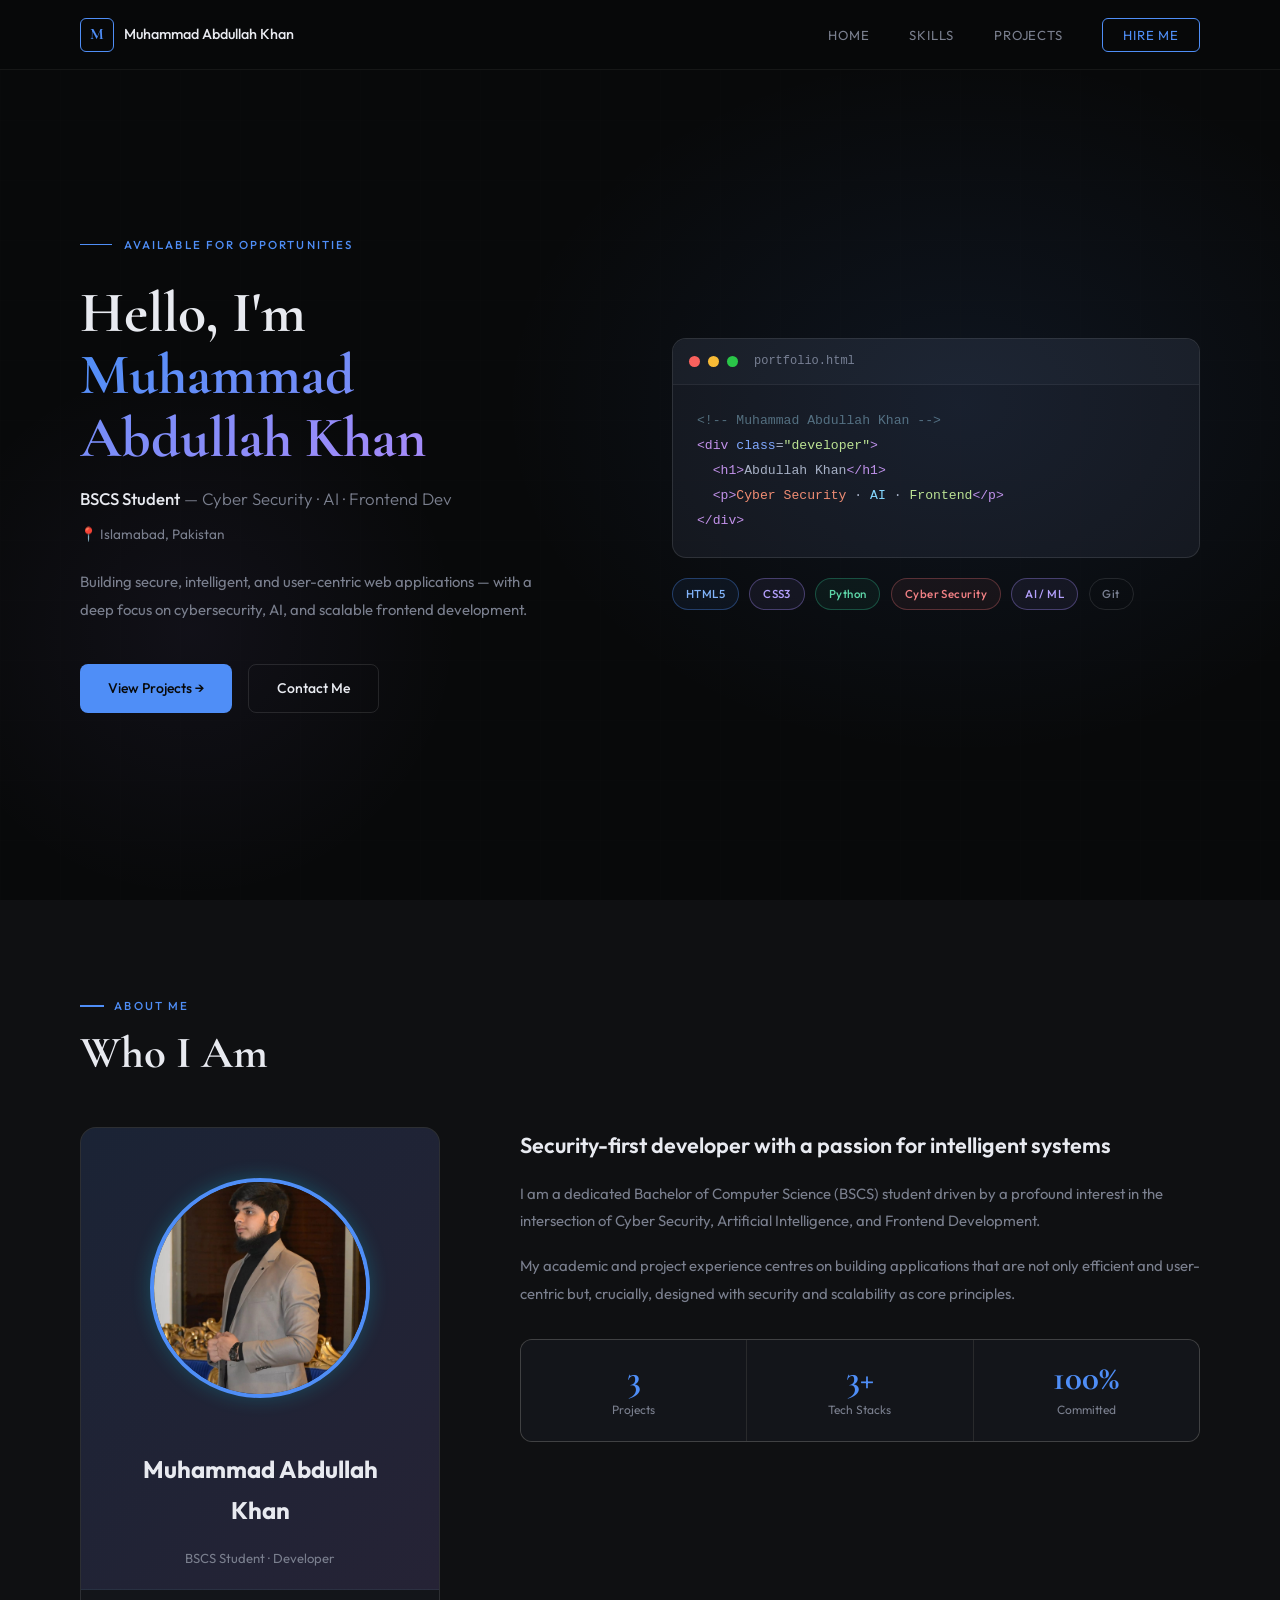
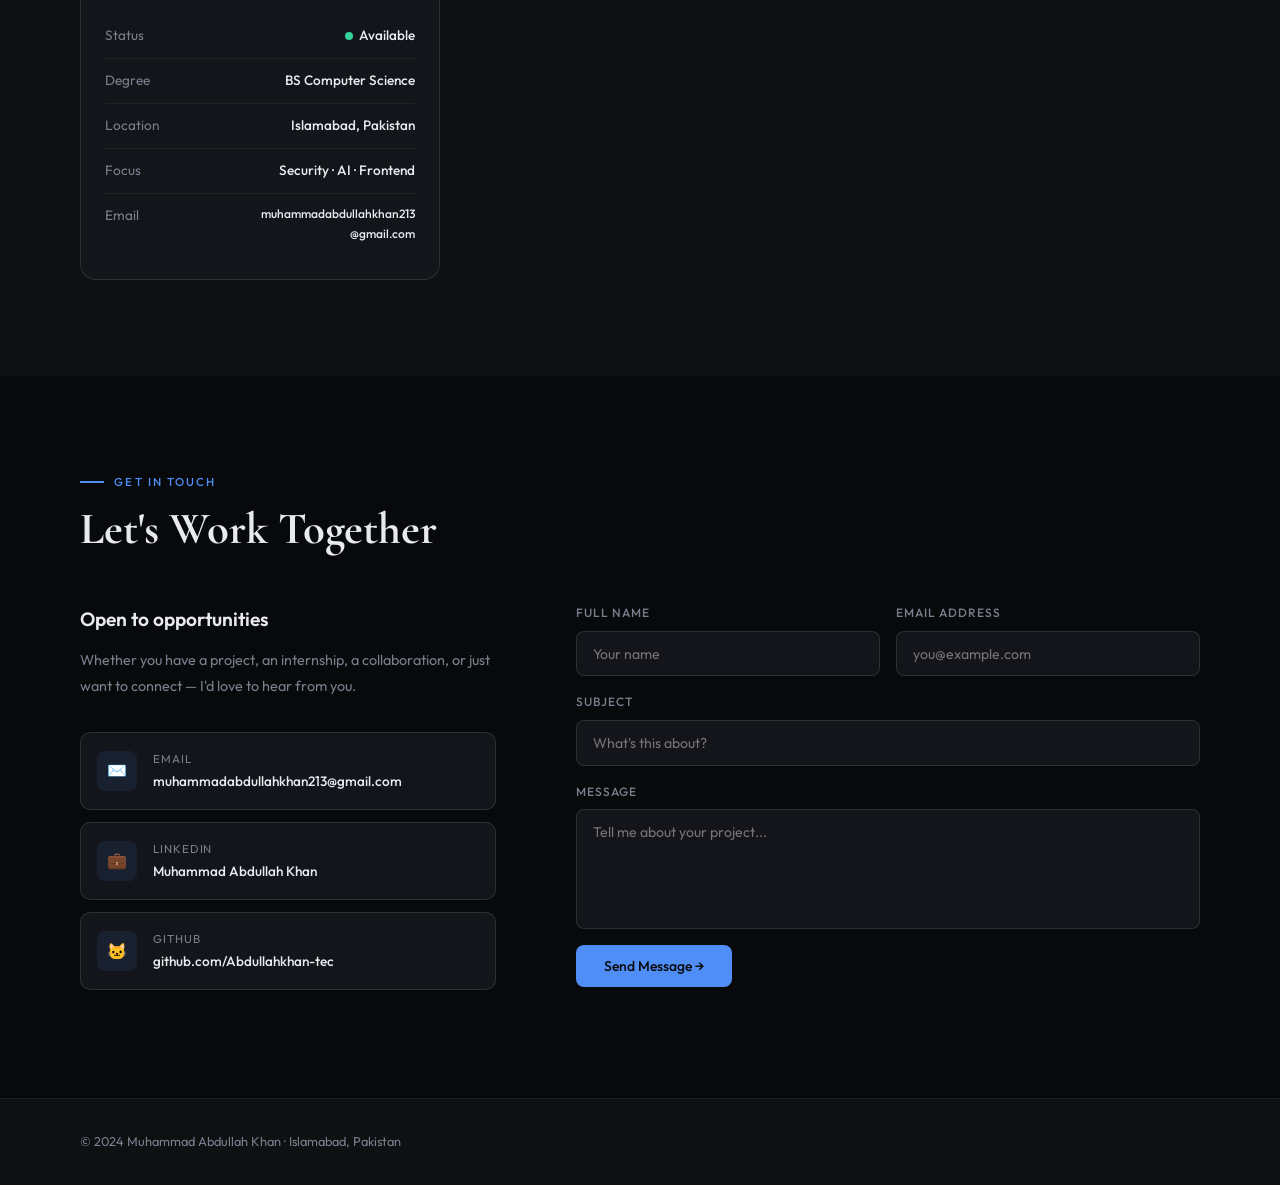
<file: index.html>
<!DOCTYPE html>
<html lang="en">
<head>
  <meta charset="UTF-8">
  <meta name="viewport" content="width=device-width, initial-scale=1.0">
  <title>Muhammad Abdullah Khan — Portfolio</title>
  <link href="https://fonts.googleapis.com/css2?family=Cormorant+Garamond:wght@400;600;700&family=Outfit:wght@300;400;500;600&display=swap" rel="stylesheet">
  <link rel="stylesheet" href="style.css">
  <style>
    /* LARGE AVATAR STYLING */
    .avatar {
      width: 220px; /* Much larger size */
      height: 220px; /* Much larger size */
      border-radius: 50%;
      background: #1a1c21;
      border: 4px solid var(--accent);
      box-shadow: 0 0 20px rgba(0, 242, 255, 0.2); /* Subtle glow effect */
      overflow: hidden;
      display: flex;
      align-items: center;
      justify-content: center;
      margin: 10px auto 25px auto;
      transition: transform 0.3s ease;
    }
    
    .avatar:hover {
      transform: scale(1.05); /* Slight zoom on hover */
    }

    .avatar img {
      width: 100%;
      height: 100%;
      object-fit: cover;
      display: block;
    }

    .about-top {
      display: flex;
      flex-direction: column;
      align-items: center;
      text-align: center;
      padding-bottom: 20px;
    }

    .a-name {
      font-size: 1.5rem;
      font-weight: 700;
      margin-top: 10px;
    }
  </style>
</head>
<body>
<nav>
  <a href="index.html" class="nav-brand"><div class="nav-mono">M</div><span class="nav-name">Muhammad Abdullah Khan</span></a>
  <ul class="nav-links">
    <li><a href="index.html">Home</a></li>
    <li><a href="skills.html">Skills</a></li>
    <li><a href="projects.html">Projects</a></li>
    <li><a href="#contact" class="nav-cta">Hire Me</a></li>
  </ul>
</nav>

<section id="hero">
  <div class="hero-glow"></div><div class="hero-grid"></div>
  <div class="hero-left">
    <div class="hero-eyebrow"><div class="ey-line"></div><span class="ey-text">Available for opportunities</span></div>
    <h1 class="hero-title">Hello, I'm<br><span class="name-hl">Muhammad<br>Abdullah Khan</span></h1>
    <p class="hero-role"><strong>BSCS Student</strong> — Cyber Security · AI · Frontend Dev</p>
    <p class="hero-loc">📍 Islamabad, Pakistan</p>
    <p class="hero-desc">Building secure, intelligent, and user-centric web applications — with a deep focus on cybersecurity, AI, and scalable frontend development.</p>
    <div class="hero-actions">
      <a href="projects.html" class="btn btn-fill">View Projects →</a>
      <a href="#contact" class="btn btn-ghost">Contact Me</a>
    </div>
  </div>
  <div class="hero-right">
    <div class="code-card">
      <div class="code-bar"><div class="dot dr"></div><div class="dot dy"></div><div class="dot dg"></div><span class="code-fn">portfolio.html</span></div>
      <div class="code-body">
        <span class="cc">&lt;!-- Muhammad Abdullah Khan --&gt;</span><br>
        <span class="cp">&lt;div</span> <span class="cb">class</span>=<span class="cg">"developer"</span><span class="cp">&gt;</span><br>
        &nbsp;&nbsp;<span class="cp">&lt;h1&gt;</span>Abdullah Khan<span class="cp">&lt;/h1&gt;</span><br>
        &nbsp;&nbsp;<span class="cp">&lt;p&gt;</span><span class="co">Cyber Security</span> · <span class="ct">AI</span> · <span class="cg">Frontend</span><span class="cp">&lt;/p&gt;</span><br>
        <span class="cp">&lt;/div&gt;</span>
      </div>
    </div>
    <div class="hero-badges">
      <span class="badge b-blue">HTML5</span><span class="badge b-purple">CSS3</span><span class="badge b-green">Python</span><span class="badge b-red">Cyber Security</span><span class="badge b-purple">AI / ML</span><span class="badge">Git</span>
    </div>
  </div>
</section>

<section id="about">
  <div class="s-label reveal"><div class="s-line"></div><span class="s-text">About Me</span></div>
  <h2 class="s-title reveal">Who I Am</h2>
  <div class="about-wrap">
    <div class="about-card reveal">
      <div class="about-top">
        <div class="avatar">
          <img src="abdullah.jpg.jpeg" alt="Muhammad Abdullah Khan Profile">
        </div>
        <div class="a-name">Muhammad Abdullah Khan</div>
        <div class="a-role">BSCS Student · Developer</div>
      </div>
      <div class="about-rows">
        <div class="a-row"><span class="a-lbl">Status</span><span class="a-val"><span class="dot-green"></span>Available</span></div>
        <div class="a-row"><span class="a-lbl">Degree</span><span class="a-val">BS Computer Science</span></div>
        <div class="a-row"><span class="a-lbl">Location</span><span class="a-val">Islamabad, Pakistan</span></div>
        <div class="a-row"><span class="a-lbl">Focus</span><span class="a-val">Security · AI · Frontend</span></div>
        <div class="a-row"><span class="a-lbl">Email</span><span class="a-val" style="font-size:0.75rem;">muhammadabdullahkhan213<br>@gmail.com</span></div>
      </div>
    </div>
    <div class="about-text reveal">
      <h3>Security-first developer with a passion for intelligent systems</h3>
      <p>I am a dedicated Bachelor of Computer Science (BSCS) student driven by a profound interest in the intersection of Cyber Security, Artificial Intelligence, and Frontend Development.</p>
      <p>My academic and project experience centres on building applications that are not only efficient and user-centric but, crucially, designed with security and scalability as core principles.</p>
      <div class="stats-grid">
        <div class="stat-box"><div class="stat-num">3</div><div class="stat-lbl">Projects</div></div>
        <div class="stat-box"><div class="stat-num">3+</div><div class="stat-lbl">Tech Stacks</div></div>
        <div class="stat-box"><div class="stat-num">100%</div><div class="stat-lbl">Committed</div></div>
      </div>
    </div>
  </div>
</section>

<section id="contact">
  <div class="s-label reveal"><div class="s-line"></div><span class="s-text">Get In Touch</span></div>
  <h2 class="s-title reveal">Let's Work Together</h2>
  <div class="contact-grid">
    <div class="ci reveal">
      <h3>Open to opportunities</h3>
      <p>Whether you have a project, an internship, a collaboration, or just want to connect — I'd love to hear from you.</p>
      <a href="mailto:muhammadabdullahkhan213@gmail.com" class="c-method">
        <div class="c-icon">✉️</div>
        <div><div class="c-lbl">Email</div><div class="c-val">muhammadabdullahkhan213@gmail.com</div></div>
      </a>
      <a href="https://www.linkedin.com/in/muhammad-abdullah-khan-6a12a637a/" target="_blank" class="c-method">
        <div class="c-icon">💼</div>
        <div><div class="c-lbl">LinkedIn</div><div class="c-val">Muhammad Abdullah Khan</div></div>
      </a>
      <a href="https://github.com/Abdullahkhan-tec" target="_blank" class="c-method">
        <div class="c-icon">🐱</div>
        <div><div class="c-lbl">GitHub</div><div class="c-val">github.com/Abdullahkhan-tec</div></div>
      </a>
    </div>

    <form class="reveal" action="send_email.php" method="POST">
      <div class="form-row2">
        <div class="fg">
          <label for="fn">Full Name</label>
          <input type="text" id="fn" name="name" placeholder="Your name" required/>
        </div>
        <div class="fg">
          <label for="fe">Email Address</label>
          <input type="email" id="fe" name="email" placeholder="you@example.com" required/>
        </div>
      </div>
      <div class="fg">
        <label for="fs">Subject</label>
        <input type="text" id="fs" name="subject" placeholder="What's this about?"/>
      </div>
      <div class="fg">
        <label for="fm">Message</label>
        <textarea id="fm" name="message" placeholder="Tell me about your project..." required></textarea>
      </div>
      <button type="submit" class="btn btn-fill" id="sbtn">Send Message →</button>
    </form>
  </div>
</section>

<footer><span>© 2024 Muhammad Abdullah Khan · Islamabad, Pakistan</span></footer>
<script src="script.js"></script>
</body>
</html>
</file>
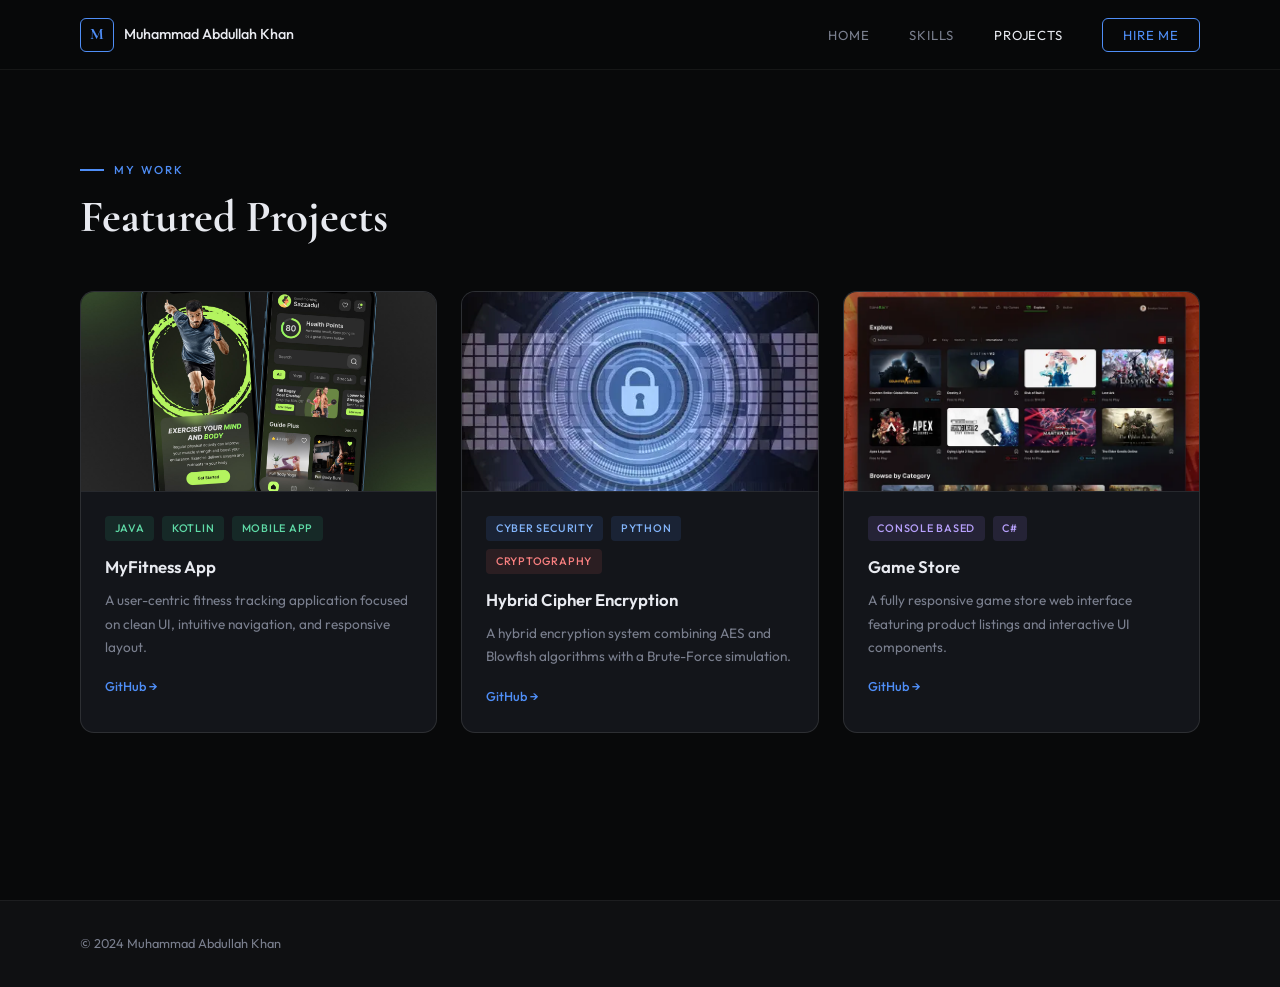
<file: projects.html>
<!DOCTYPE html>
<html lang="en">
<head>
  <meta charset="UTF-8">
  <meta name="viewport" content="width=device-width, initial-scale=1.0">
  <title>Projects — Abdullah Khan</title>
  <link href="https://fonts.googleapis.com/css2?family=Cormorant+Garamond:wght@400;600;700&family=Outfit:wght@300;400;500;600&display=swap" rel="stylesheet">
  <link rel="stylesheet" href="style.css">
  <style>
    /* These styles ensure the image container is a perfect, consistent size */
    .proj-thumb {
      width: 100%;
      height: 200px; /* Fixed height for all project images */
      background-color: #1a1c21; /* Dark placeholder if image fails */
      overflow: hidden;
      display: flex;
      align-items: center;
      justify-content: center;
    }
    .proj-thumb img {
      width: 100%;
      height: 100%;
      object-fit: cover; /* This prevents the image from stretching */
    }
  </style>
</head>
<body>
<nav>
  <a href="index.html" class="nav-brand"><div class="nav-mono">M</div><span class="nav-name">Muhammad Abdullah Khan</span></a>
  <ul class="nav-links">
    <li><a href="index.html">Home</a></li>
    <li><a href="skills.html">Skills</a></li>
    <li><a href="projects.html" style="color:var(--text)">Projects</a></li>
    <li><a href="index.html#contact" class="nav-cta">Hire Me</a></li>
  </ul>
</nav>

<section class="subpage-view">
  <div class="s-label reveal"><div class="s-line"></div><span class="s-text">My Work</span></div>
  <h2 class="s-title reveal">Featured Projects</h2>
  <div class="proj-grid">
    
    <div class="proj-card reveal">
      <div class="proj-thumb">
        <img src="a94a23160307447.63b27b4bb6f94.jpg" alt="MyFitness App">
      </div>
      <div class="proj-body">
        <div class="proj-tags">
          <span class="ptag pt-green">Java</span>
          <span class="ptag pt-green">Kotlin</span>
          <span class="ptag pt-green">Mobile App</span>
        </div>
        <h3 class="proj-title">MyFitness App</h3>
        <p class="proj-desc">A user-centric fitness tracking application focused on clean UI, intuitive navigation, and responsive layout.</p>
        <div class="proj-links">
          <a href="https://github.com/Abdullahkhan-tec/MyFitnessApp-Project" target="_blank" class="proj-link">GitHub →</a>
        </div>
      </div>
    </div>

    <div class="proj-card reveal">
      <div class="proj-thumb">
        <img src="OIP.jpeg" alt="Hybrid Cipher Encryption">
      </div>
      <div class="proj-body">
        <div class="proj-tags">
          <span class="ptag pt-blue">Cyber Security</span>
          <span class="ptag pt-blue">Python</span>
          <span class="ptag pt-red">Cryptography</span>
        </div>
        <h3 class="proj-title">Hybrid Cipher Encryption</h3>
        <p class="proj-desc">A hybrid encryption system combining AES and Blowfish algorithms with a Brute-Force simulation.</p>
        <div class="proj-links">
          <a href="https://github.com/Abdullahkhan-tec/Hybrid-Cipher-Encryption-Technique-with-AES-Blowfish-and-Brute-Force-Attack" target="_blank" class="proj-link">GitHub →</a>
        </div>
      </div>
    </div>

    <div class="proj-card reveal">
      <div class="proj-thumb">
        <img src="original-3f4d585b52e9607505ef1e02c1a5a251.jpg" alt="Game Store">
      </div>
      <div class="proj-body">
        <div class="proj-tags">
          <span class="ptag pt-purple">Console Based</span>
          <span class="ptag pt-purple">C#</span>
        </div>
        <h3 class="proj-title">Game Store</h3>
        <p class="proj-desc">A fully responsive game store web interface featuring product listings and interactive UI components.</p>
        <div class="proj-links">
          <a href="https://github.com/Abdullahkhan-tec/Game-Store" target="_blank" class="proj-link">GitHub →</a>
        </div>
      </div>
    </div>

  </div>
</section>

<footer><span>© 2024 Muhammad Abdullah Khan</span></footer>
<script src="script.js"></script>
</body>
</html>
</file>
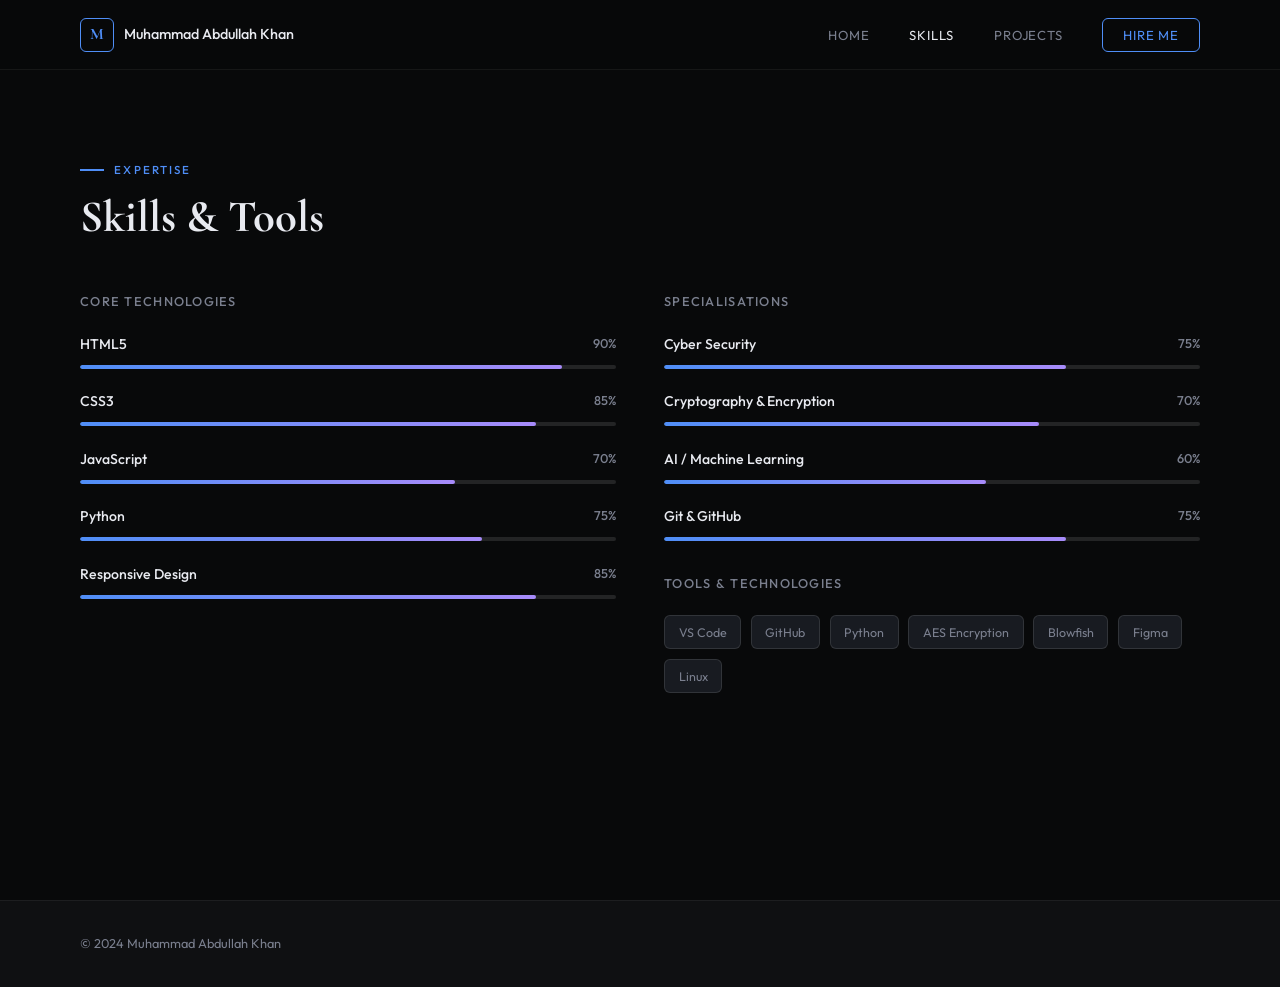
<file: skills.html>
<!DOCTYPE html>
<html lang="en">
<head>
  <meta charset="UTF-8"><meta name="viewport" content="width=device-width, initial-scale=1.0">
  <title>Expertise — Abdullah Khan</title>
  <link href="https://fonts.googleapis.com/css2?family=Cormorant+Garamond:wght@400;600;700&family=Outfit:wght@300;400;500;600&display=swap" rel="stylesheet">
  <link rel="stylesheet" href="style.css">
</head>
<body>
<nav>
  <a href="index.html" class="nav-brand"><div class="nav-mono">M</div><span class="nav-name">Muhammad Abdullah Khan</span></a>
  <ul class="nav-links">
    <li><a href="index.html">Home</a></li>
    <li><a href="skills.html" style="color:var(--text)">Skills</a></li>
    <li><a href="projects.html">Projects</a></li>
    <li><a href="index.html#contact" class="nav-cta">Hire Me</a></li>
  </ul>
</nav>

<section class="subpage-view">
  <div class="s-label reveal"><div class="s-line"></div><span class="s-text">Expertise</span></div>
  <h2 class="s-title reveal">Skills & Tools</h2>
  <div class="skills-layout">
    <div class="reveal">
      <p class="sg-title">Core Technologies</p>
      <div class="sk-item"><div class="sk-hdr"><span>HTML5</span><span class="sk-pct">90%</span></div><div class="bar-bg"><div class="bar-fill" style="width:90%"></div></div></div>
      <div class="sk-item"><div class="sk-hdr"><span>CSS3</span><span class="sk-pct">85%</span></div><div class="bar-bg"><div class="bar-fill" style="width:85%"></div></div></div>
      <div class="sk-item"><div class="sk-hdr"><span>JavaScript</span><span class="sk-pct">70%</span></div><div class="bar-bg"><div class="bar-fill" style="width:70%"></div></div></div>
      <div class="sk-item"><div class="sk-hdr"><span>Python</span><span class="sk-pct">75%</span></div><div class="bar-bg"><div class="bar-fill" style="width:75%"></div></div></div>
      <div class="sk-item"><div class="sk-hdr"><span>Responsive Design</span><span class="sk-pct">85%</span></div><div class="bar-bg"><div class="bar-fill" style="width:85%"></div></div></div>
    </div>
    <div class="reveal">
      <p class="sg-title">Specialisations</p>
      <div class="sk-item"><div class="sk-hdr"><span>Cyber Security</span><span class="sk-pct">75%</span></div><div class="bar-bg"><div class="bar-fill" style="width:75%"></div></div></div>
      <div class="sk-item"><div class="sk-hdr"><span>Cryptography & Encryption</span><span class="sk-pct">70%</span></div><div class="bar-bg"><div class="bar-fill" style="width:70%"></div></div></div>
      <div class="sk-item"><div class="sk-hdr"><span>AI / Machine Learning</span><span class="sk-pct">60%</span></div><div class="bar-bg"><div class="bar-fill" style="width:60%"></div></div></div>
      <div class="sk-item"><div class="sk-hdr"><span>Git & GitHub</span><span class="sk-pct">75%</span></div><div class="bar-bg"><div class="bar-fill" style="width:75%"></div></div></div>
      <div style="margin-top:2rem;">
        <p class="sg-title">Tools & Technologies</p>
        <div class="chips">
          <span class="chip">VS Code</span><span class="chip">GitHub</span><span class="chip">Python</span><span class="chip">AES Encryption</span><span class="chip">Blowfish</span><span class="chip">Figma</span><span class="chip">Linux</span>
        </div>
      </div>
    </div>
  </div>
</section>

<footer><span>© 2024 Muhammad Abdullah Khan</span></footer>
<script src="script.js"></script>
</body>
</html>
</file>
<file: style.css>
*, *::before, *::after { box-sizing: border-box; margin: 0; padding: 0; }
:root {
  --bg: #08090a;
  --surface: #0f1012;
  --card: #13151a;
  --card2: #181b21;
  --accent: #4f8ef7;
  --accent2: #a78bfa;
  --text: #e8eaf0;
  --muted: #7a7f8e;
  --border: rgba(255,255,255,0.06);
  --border2: rgba(255,255,255,0.11);
  --ff-serif:'Cormorant Garamond', Georgia, serif;
  --ff-body: 'Outfit', sans-serif;
}
html { scroll-behavior: smooth; }
body { background:var(--bg); color:var(--text); font-family:var(--ff-body); font-size:16px; line-height:1.7; overflow-x:hidden; }

/* NAV */
nav {
  position:fixed; top:0; left:0; right:0; z-index:200;
  display:flex; justify-content:space-between; align-items:center;
  padding:1.1rem 5rem;
  background:rgba(8,9,10,0.92);
  backdrop-filter:blur(16px);
  border-bottom:1px solid var(--border);
}
.nav-brand { display:flex; align-items:center; gap:0.65rem; text-decoration:none; }
.nav-mono {
  width:34px; height:34px; border:1.5px solid var(--accent); border-radius:6px;
  display:flex; align-items:center; justify-content:center;
  font-family:var(--ff-serif); font-size:1rem; font-weight:700; color:var(--accent);
}
.nav-name { font-size:0.9rem; font-weight:500; color:var(--text); }
.nav-links { display:flex; align-items:center; gap:2.5rem; list-style:none; }
.nav-links a { color:var(--muted); text-decoration:none; font-size:0.82rem; font-weight:400; letter-spacing:0.06em; text-transform:uppercase; transition:color 0.2s; }
.nav-links a:hover { color:var(--text); }
.nav-cta { padding:0.5rem 1.25rem; border:1px solid var(--accent); border-radius:6px; color:var(--accent) !important; transition:background 0.2s, color 0.2s !important; }
.nav-cta:hover { background:var(--accent); color:#08090a !important; }

/* HERO */
#hero {
  min-height:100vh;
  display:grid; grid-template-columns:1fr 1fr; align-items:center;
  padding:7rem 5rem 4rem; gap:4rem; position:relative; overflow:hidden;
}
.hero-glow {
  position:absolute; inset:0; pointer-events:none;
  background: radial-gradient(ellipse 55% 60% at 75% 45%, rgba(79,142,247,0.09) 0%, transparent 65%),
              radial-gradient(ellipse 35% 50% at 15% 70%, rgba(167,139,250,0.06) 0%, transparent 60%);
}
.hero-grid {
  position:absolute; inset:0; pointer-events:none; opacity:0.035;
  background-image:linear-gradient(var(--border2) 1px, transparent 1px), linear-gradient(90deg, var(--border2) 1px, transparent 1px);
  background-size:60px 60px;
}
.hero-left { position:relative; z-index:1; }
.hero-eyebrow { display:flex; align-items:center; gap:0.75rem; margin-bottom:1.75rem; }
.ey-line { width:32px; height:1.5px; background:var(--accent); }
.ey-text { font-size:0.72rem; letter-spacing:0.18em; text-transform:uppercase; color:var(--accent); font-weight:500; }
h1.hero-title { font-family:var(--ff-serif); font-size:clamp(2.8rem,4.5vw,4.8rem); font-weight:700; line-height:1.08; }
.name-hl {
  background:linear-gradient(135deg, var(--accent) 0%, var(--accent2) 100%);
  -webkit-background-clip:text; -webkit-text-fill-color:transparent; background-clip:text;
}
.hero-role { margin-top:1rem; font-size:1.05rem; font-weight:300; color:var(--muted); }
.hero-role strong { color:var(--text); font-weight:500; }
.hero-loc { display:flex; align-items:center; gap:0.4rem; margin-top:0.6rem; font-size:0.85rem; color:var(--muted); }
.hero-desc { margin-top:1.4rem; max-width:460px; color:var(--muted); font-size:0.93rem; line-height:1.85; }
.hero-actions { margin-top:2.5rem; display:flex; gap:1rem; flex-wrap:wrap; }
.btn { display:inline-flex; align-items:center; gap:0.5rem; padding:0.75rem 1.75rem; border-radius:8px; font-family:var(--ff-body); font-size:0.875rem; font-weight:500; text-decoration:none; cursor:pointer; transition:all 0.22s; border:none; }
.btn-fill { background:var(--accent); color:#08090a; }
.btn-fill:hover { background:#6fa2f9; transform:translateY(-2px); box-shadow:0 8px 24px rgba(79,142,247,0.25); }
.btn-ghost { background:transparent; color:var(--text); border:1px solid var(--border2); }
.btn-ghost:hover { border-color:var(--accent); color:var(--accent); transform:translateY(-2px); }

/* SECTIONS (Common) */
section { padding:6rem 5rem; }
.subpage-view { min-height: 100vh; padding: 10rem 5rem 6rem; }
.s-label { display:flex; align-items:center; gap:0.65rem; margin-bottom:0.75rem; }
.s-line { width:24px; height:1.5px; background:var(--accent); }
.s-text { font-size:0.72rem; letter-spacing:0.18em; text-transform:uppercase; color:var(--accent); font-weight:500; }
.s-title { font-family:var(--ff-serif); font-size:clamp(2rem,3.5vw,2.8rem); font-weight:700; line-height:1.15; margin-bottom:3rem; }

/* CODE CARD */
.code-card { background:var(--card); border:1px solid var(--border2); border-radius:14px; overflow:hidden; }
.code-bar { background:var(--card2); padding:0.75rem 1rem; display:flex; align-items:center; gap:0.5rem; border-bottom:1px solid var(--border); }
.dot { width:11px; height:11px; border-radius:50%; }
.dr{background:#ff5f57;} .dy{background:#ffbd2e;} .dg{background:#28c840;}
.code-fn { margin-left:0.5rem; font-size:0.75rem; color:var(--muted); font-family:'Courier New',monospace; }
.code-body { padding:1.5rem; font-family:'Courier New',monospace; font-size:0.82rem; line-height:1.9; color:#abb2c2; }
.cp{color:#c792ea;} .cb{color:#82aaff;} .cg{color:#c3e88d;} .co{color:#f78c6c;} .ct{color:#89ddff;} .cc{color:#546e7a;}
.hero-badges { margin-top:1.25rem; display:flex; gap:0.65rem; flex-wrap:wrap; }
.badge { padding:0.3rem 0.8rem; border-radius:100px; font-size:0.72rem; font-weight:500; letter-spacing:0.04em; border:1px solid var(--border2); color:var(--muted); }
.b-blue  {border-color:rgba(79,142,247,0.35);color:#82b4fa;background:rgba(79,142,247,0.07);}
.b-purple{border-color:rgba(167,139,250,0.35);color:#b8a1fd;background:rgba(167,139,250,0.07);}
.b-green {border-color:rgba(52,211,153,0.3);color:#5fdba7;background:rgba(52,211,153,0.06);}
.b-red   {border-color:rgba(248,113,113,0.3);color:#f98080;background:rgba(248,113,113,0.06);}

/* ABOUT */
#about { background:var(--surface); }
.about-wrap { display:grid; grid-template-columns:360px 1fr; gap:5rem; align-items:start; }
.about-card { background:var(--card); border:1px solid var(--border2); border-radius:16px; overflow:hidden; }
.about-top {
  background:linear-gradient(135deg, rgba(79,142,247,0.12) 0%, rgba(167,139,250,0.12) 100%);
  padding:2.5rem; display:flex; flex-direction:column; align-items:center; gap:1rem;
  border-bottom:1px solid var(--border);
}
.avatar {
  width:96px; height:96px; border-radius:50%;
  background:linear-gradient(135deg, var(--accent) 0%, var(--accent2) 100%);
  display:flex; align-items:center; justify-content:center;
  font-family:var(--ff-serif); font-size:2rem; font-weight:700; color:#08090a;
  border:3px solid rgba(255,255,255,0.1);
}
.a-name { font-size:1.1rem; font-weight:600; text-align:center; }
.a-role { font-size:0.82rem; color:var(--muted); text-align:center; }
.about-rows { padding:1.5rem; }
.a-row { display:flex; justify-content:space-between; padding:0.65rem 0; border-bottom:1px solid var(--border); font-size:0.85rem; }
.a-row:last-child { border-bottom:none; }
.a-lbl { color:var(--muted); } .a-val { color:var(--text); font-weight:500; text-align:right; }
.dot-green { display:inline-block; width:8px; height:8px; border-radius:50%; background:#34d399; margin-right:6px; animation:blink 2s infinite; }
@keyframes blink { 0%,100%{opacity:1;} 50%{opacity:0.35;} }
.about-text h3 { font-size:1.35rem; font-weight:600; margin-bottom:1rem; }
.about-text p { color:var(--muted); font-size:0.93rem; margin-bottom:1.1rem; line-height:1.85; }
.stats-grid { display:grid; grid-template-columns:repeat(3,1fr); gap:1px; background:var(--border2); border:1px solid var(--border2); border-radius:12px; overflow:hidden; margin-top:2rem; }
.stat-box { background:var(--card); padding:1.25rem 1rem; text-align:center; }
.stat-num { font-family:var(--ff-serif); font-size:2.2rem; font-weight:700; color:var(--accent); line-height:1; }
.stat-lbl { font-size:0.75rem; color:var(--muted); margin-top:0.3rem; }

/* SKILLS */
.skills-layout { display:grid; grid-template-columns:1fr 1fr; gap:3rem; align-items:start; }
.sg-title { font-size:0.8rem; letter-spacing:0.1em; text-transform:uppercase; color:var(--muted); margin-bottom:1.25rem; font-weight:500; }
.sk-item { margin-bottom:1.35rem; }
.sk-hdr { display:flex; justify-content:space-between; font-size:0.88rem; font-weight:500; margin-bottom:0.5rem; }
.sk-pct { color:var(--muted); font-size:0.8rem; }
.bar-bg { height:4px; background:var(--border2); border-radius:4px; overflow:hidden; }
.bar-fill { height:100%; border-radius:4px; background:linear-gradient(to right, var(--accent), var(--accent2)); }
.chips { display:flex; flex-wrap:wrap; gap:0.6rem; margin-top:0.5rem; }
.chip { padding:0.35rem 0.85rem; background:var(--card2); border:1px solid var(--border2); border-radius:6px; font-size:0.78rem; color:var(--muted); transition:border-color 0.2s,color 0.2s; cursor:default; }
.chip:hover { border-color:var(--accent); color:var(--accent); }

/* PROJECTS */
#projects { background:var(--surface); }
.proj-grid { display:grid; grid-template-columns:repeat(auto-fit,minmax(300px,1fr)); gap:1.5rem; }
.proj-card { background:var(--card); border:1px solid var(--border2); border-radius:14px; overflow:hidden; transition:transform 0.3s,border-color 0.3s,box-shadow 0.3s; }
.proj-card:hover { transform:translateY(-6px); border-color:rgba(79,142,247,0.35); box-shadow:0 16px 40px rgba(0,0,0,0.4); }
.proj-thumb { height:160px; display:flex; align-items:center; justify-content:center; font-size:2.5rem; border-bottom:1px solid var(--border); }
.t-green  { background:linear-gradient(135deg,#0a2010,#0d2e17); }
.t-blue   { background:linear-gradient(135deg,#0d1a35,#132040); }
.t-purple { background:linear-gradient(135deg,#130d2e,#1a1038); }
.proj-body { padding:1.5rem; }
.proj-tags { display:flex; gap:0.5rem; flex-wrap:wrap; margin-bottom:0.75rem; }
.ptag { font-size:0.68rem; letter-spacing:0.07em; text-transform:uppercase; padding:0.2rem 0.6rem; border-radius:4px; font-weight:500; }
.pt-green {background:rgba(52,211,153,0.1);color:#5fdba7;}
.pt-blue  {background:rgba(79,142,247,0.12);color:#82b4fa;}
.pt-purple{background:rgba(167,139,250,0.12);color:#b8a1fd;}
.pt-red   {background:rgba(248,113,113,0.1);color:#f98080;}
.proj-title { font-size:1.05rem; font-weight:600; margin-bottom:0.5rem; }
.proj-desc  { color:var(--muted); font-size:0.85rem; line-height:1.7; margin-bottom:1.1rem; }
.proj-links { display:flex; gap:1rem; }
.proj-link { font-size:0.8rem; font-weight:500; color:var(--accent); text-decoration:none; transition:opacity 0.2s; }
.proj-link:hover { opacity:0.75; }

/* CONTACT */
.contact-grid { display:grid; grid-template-columns:1fr 1.5fr; gap:5rem; align-items:start; }
.ci h3 { font-size:1.2rem; font-weight:600; margin-bottom:0.75rem; }
.ci p  { color:var(--muted); font-size:0.9rem; line-height:1.8; margin-bottom:2rem; }
.c-method { display:flex; align-items:center; gap:1rem; padding:1rem; background:var(--card); border:1px solid var(--border2); border-radius:10px; margin-bottom:0.75rem; transition:border-color 0.2s; text-decoration:none; }
.c-method:hover { border-color:rgba(79,142,247,0.4); }
.c-icon { width:40px; height:40px; border-radius:8px; background:rgba(79,142,247,0.1); display:flex; align-items:center; justify-content:center; font-size:1rem; flex-shrink:0; }
.c-lbl { font-size:0.72rem; color:var(--muted); text-transform:uppercase; letter-spacing:0.08em; }
.c-val { font-size:0.85rem; font-weight:500; margin-top:0.1rem; color:var(--text); word-break:break-all; }
.form-row2 { display:grid; grid-template-columns:1fr 1fr; gap:1rem; }
.fg { display:flex; flex-direction:column; gap:0.45rem; margin-bottom:1rem; }
.fg label { font-size:0.75rem; letter-spacing:0.08em; text-transform:uppercase; color:var(--muted); font-weight:500; }
.fg input, .fg textarea {
  background:var(--card); border:1px solid var(--border2); border-radius:8px;
  padding:0.8rem 1rem; font-family:var(--ff-body); font-size:0.88rem; color:var(--text);
  transition:border-color 0.2s, box-shadow 0.2s;
}
.fg input:focus, .fg textarea:focus { outline:none; border-color:rgba(79,142,247,0.5); box-shadow:0 0 0 3px rgba(79,142,247,0.08); }
.fg textarea { min-height:120px; resize:none; }

/* FOOTER */
footer { background:var(--surface); border-top:1px solid var(--border); padding:2rem 5rem; display:flex; justify-content:space-between; align-items:center; font-size:0.8rem; color:var(--muted); flex-wrap:wrap; gap:1rem; }
.f-links { display:flex; gap:1.5rem; }
.f-links a { color:var(--muted); text-decoration:none; transition:color 0.2s; }
.f-links a:hover { color:var(--accent); }

/* ANIMATION */
@keyframes fadeUp { from{opacity:0;transform:translateY(22px);} to{opacity:1;transform:translateY(0);} }
.reveal { opacity:0; transform:translateY(18px); transition:opacity 0.7s ease, transform 0.7s ease; }
.reveal.visible { opacity:1; transform:translateY(0); }

/* RESPONSIVE */
@media(max-width:900px){
  nav{padding:1rem 1.5rem;} .nav-links{display:none;}
  section,#hero,.subpage-view{padding:4rem 1.5rem;}
  #hero{grid-template-columns:1fr;} .hero-right{display:none;}
  .about-wrap{grid-template-columns:1fr;gap:2.5rem;}
  .skills-layout{grid-template-columns:1fr;}
  .contact-grid{grid-template-columns:1fr;gap:2.5rem;}
  .form-row2{grid-template-columns:1fr;}
  footer{flex-direction:column;text-align:center;}
}
</file>
